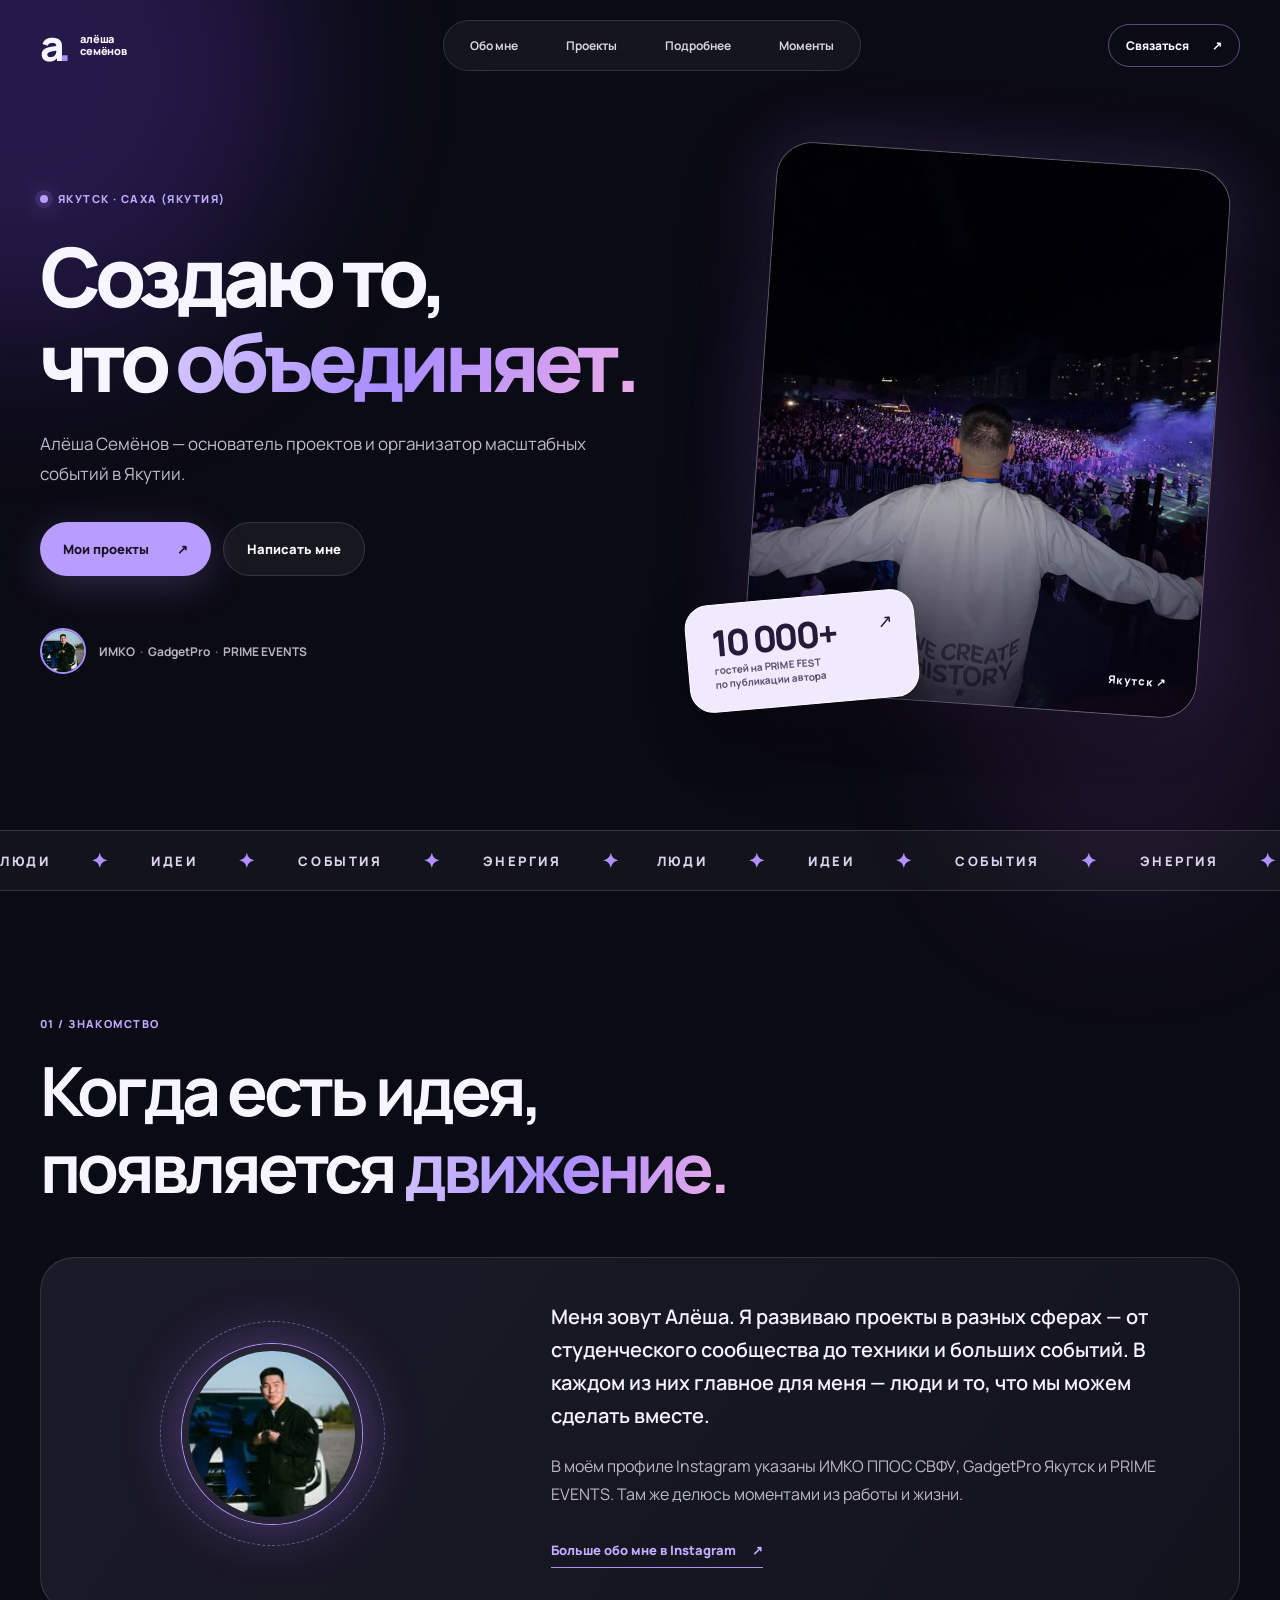
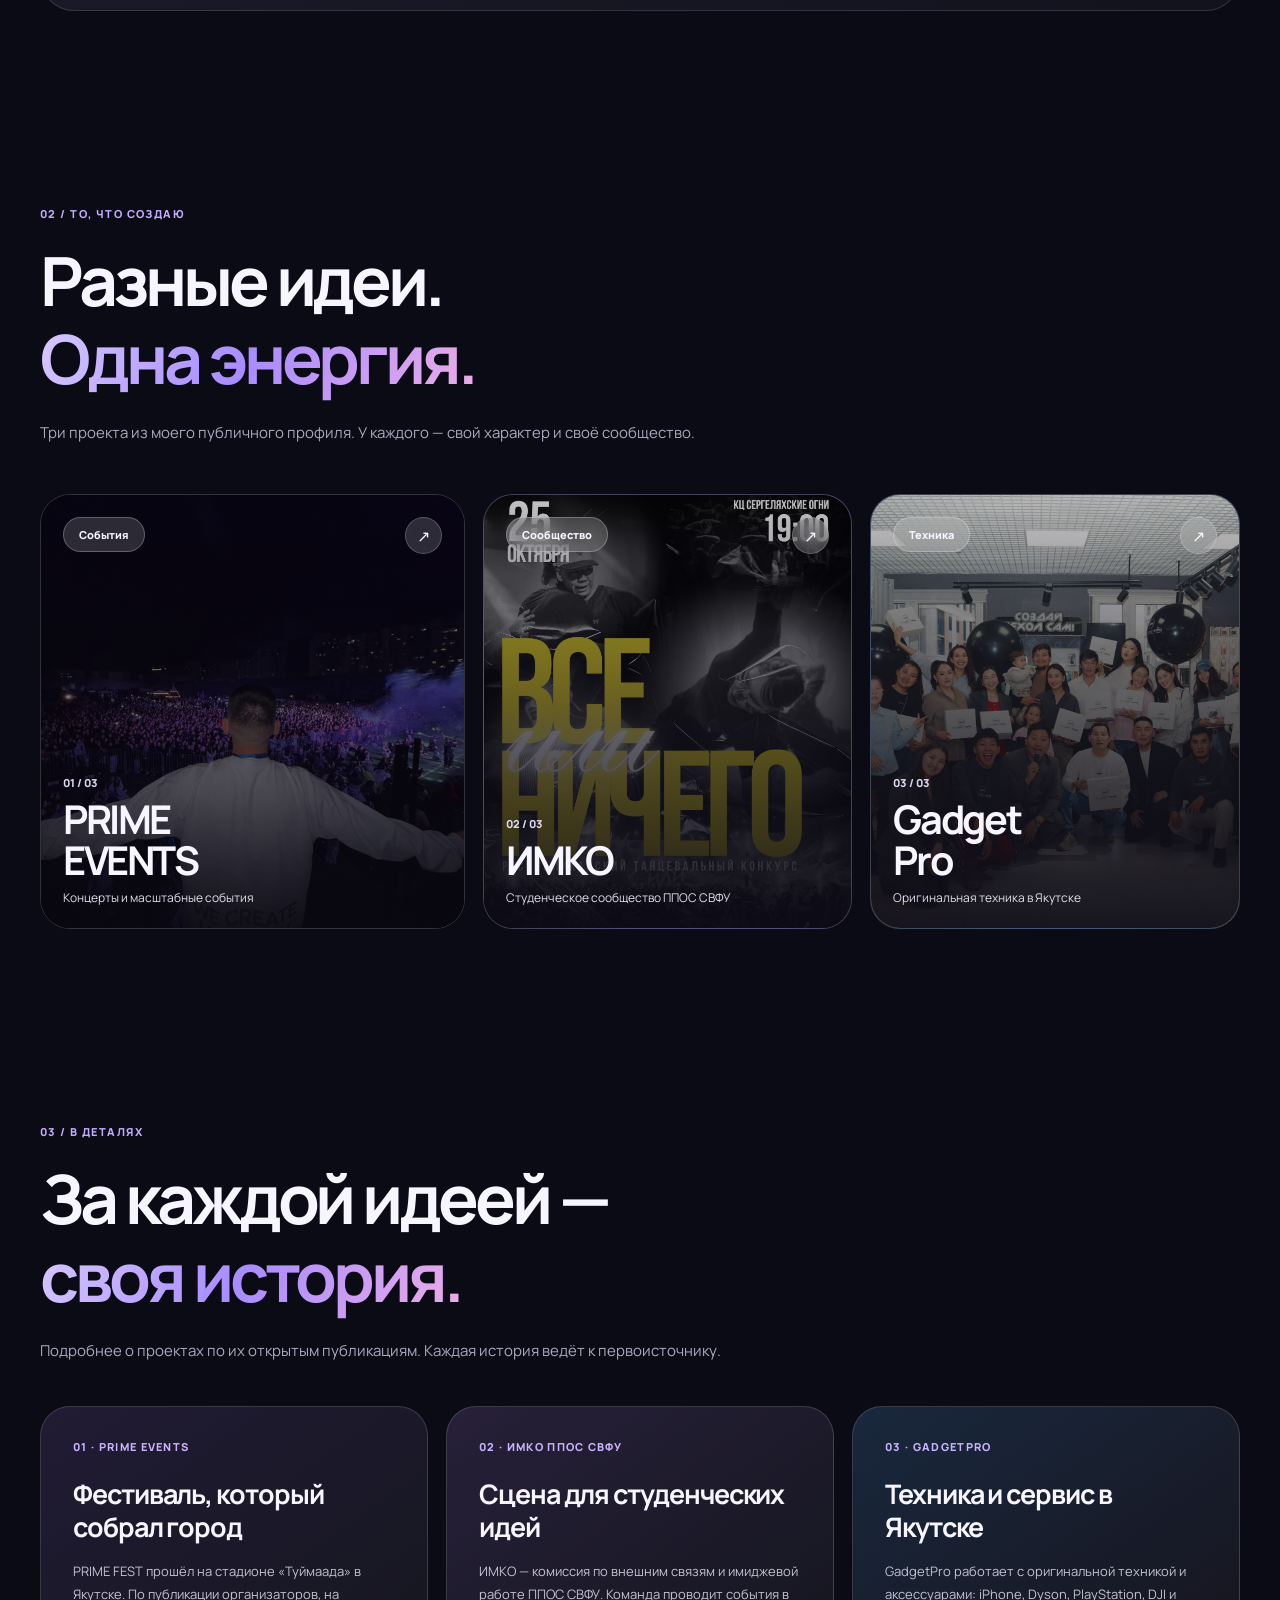
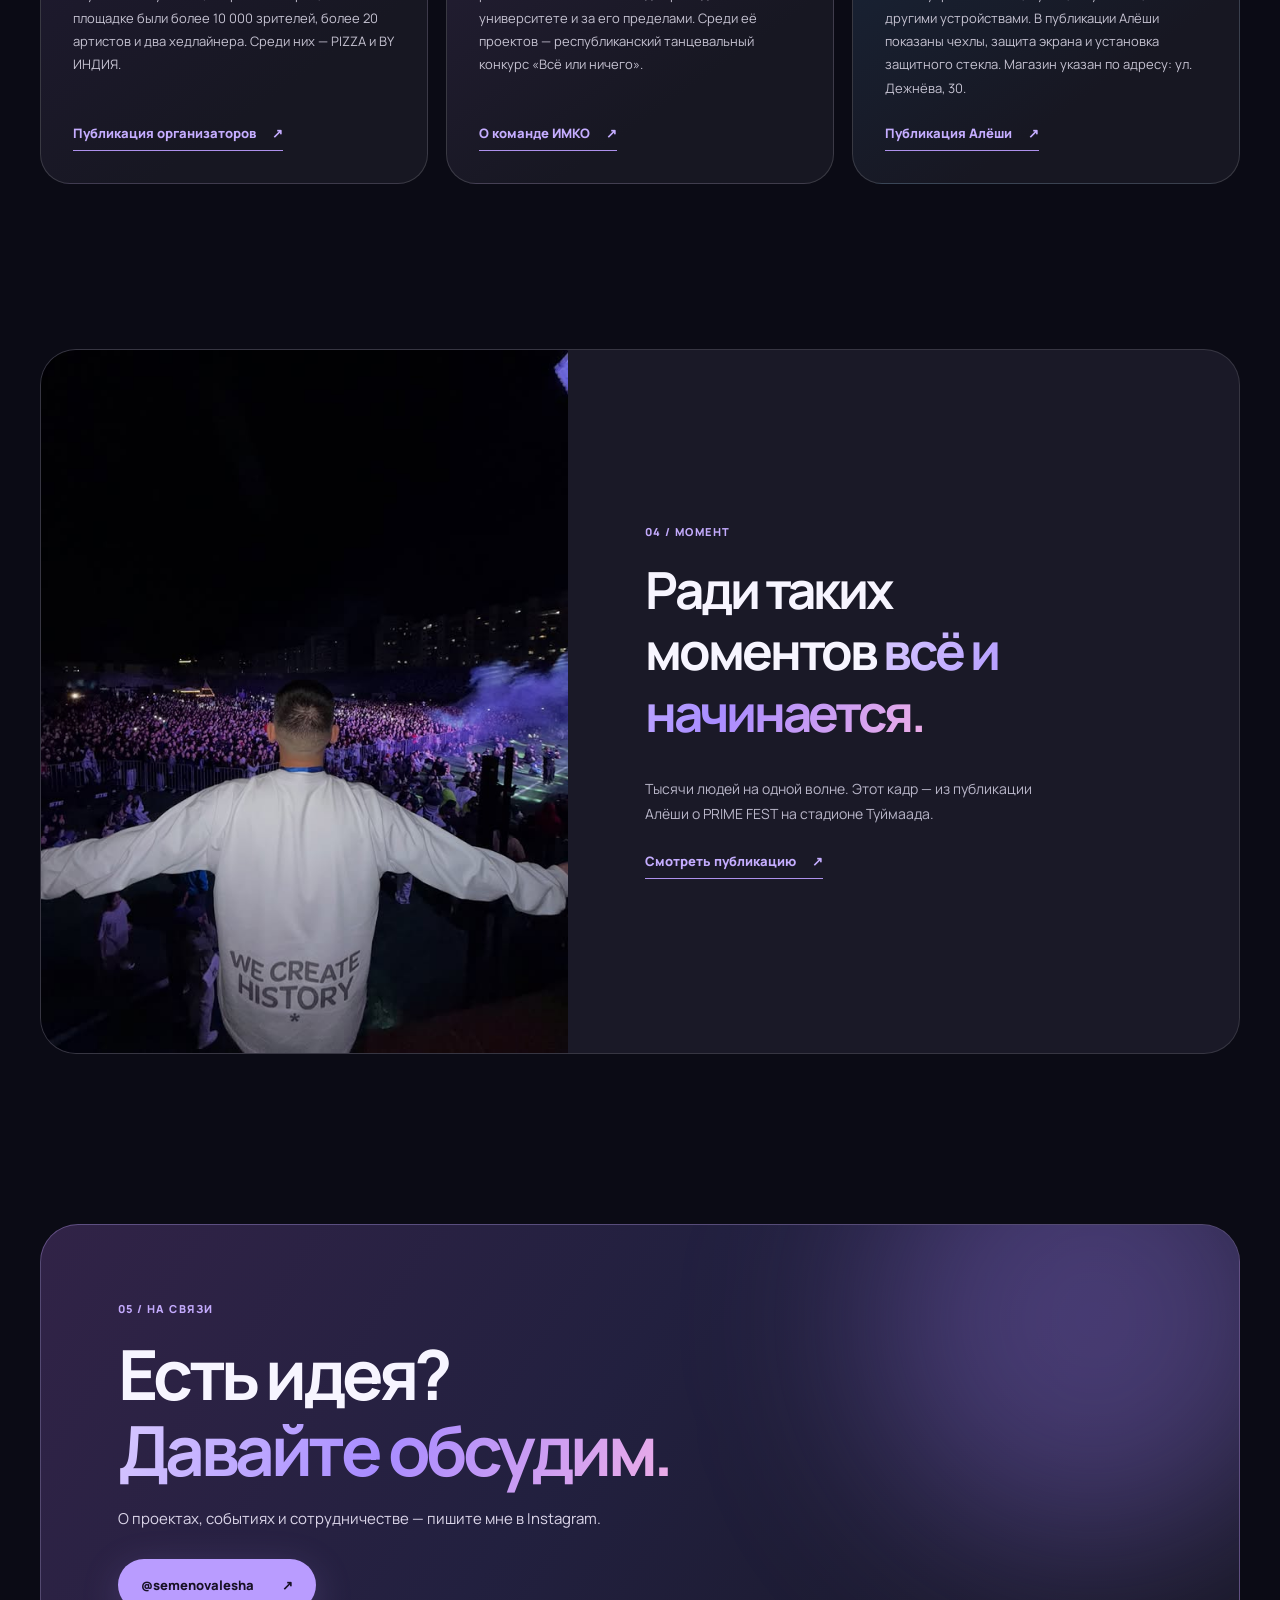
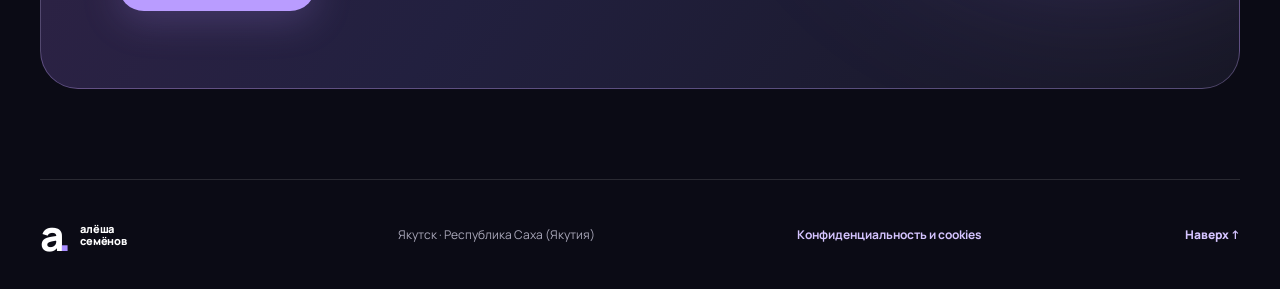
<file: index.html>
<!DOCTYPE html>
<html lang="ru">
<head>
  <meta charset="utf-8">
  <meta name="viewport" content="width=device-width, initial-scale=1">
  <meta name="theme-color" content="#0b0b15">
  <meta name="description" content="Алёша Семёнов — основатель ИМКО, GadgetPro и PRIME EVENTS, организатор масштабных событий в Якутии.">
  <title>Алёша Семёнов — создаю то, что объединяет</title>
  <link rel="preload" href="fonts/manrope-cyrillic.woff2" as="font" type="font/woff2" crossorigin>
  <script>document.documentElement.classList.add("js");</script>
  <link rel="stylesheet" href="styles.css">
</head>
<body>
  <a class="skip-link" href="#main">Перейти к содержанию</a>
  <div class="ambient ambient-one" aria-hidden="true"></div><div class="ambient ambient-two" aria-hidden="true"></div>
  <header class="header wrap">
    <a class="logo" href="#top" aria-label="а. алёша семёнов — наверх"><span class="logo-mark">а<span>.</span></span><span class="logo-name">алёша<br>семёнов</span></a>
    <nav class="desktop-nav" aria-label="Основная навигация"><a href="#about">Обо мне</a><a href="#projects">Проекты</a><a href="#details">Подробнее</a><a href="#moment">Моменты</a></nav>
    <a class="header-contact" href="https://www.instagram.com/semenovalesha/" target="_blank" rel="noopener noreferrer">Связаться <span aria-hidden="true">↗</span></a>
    <button class="menu-toggle" type="button" aria-label="Открыть меню" aria-controls="mobile-nav" aria-expanded="false"><span></span><span></span></button>
  </header>
  <nav class="mobile-nav wrap" id="mobile-nav" aria-label="Мобильная навигация" hidden><a href="#about">Обо мне</a><a href="#projects">Проекты</a><a href="#details">Подробнее</a><a href="#moment">Моменты</a><a href="#contact">Связаться</a></nav>

  <main id="main">
    <section class="hero wrap" id="top" aria-labelledby="hero-title">
      <div class="hero-copy reveal">
        <div class="eyebrow"><span class="live-dot"></span> Якутск · Саха (Якутия)</div>
        <h1 id="hero-title">Создаю то,<br>что <span>объединяет.</span></h1>
        <p class="hero-lead">Алёша Семёнов — основатель проектов и организатор масштабных событий в Якутии.</p>
        <div class="hero-actions"><a class="button button-primary" href="#projects">Мои проекты <span aria-hidden="true">↗</span></a><a class="button button-ghost" href="https://www.instagram.com/semenovalesha/" target="_blank" rel="noopener noreferrer">Написать мне</a></div>
        <div class="hero-proof"><img src="alesha-avatar.jpg" width="46" height="46" alt="Фото Алёши Семёнова" loading="eager"><span>ИМКО <i>·</i> GadgetPro <i>·</i> PRIME EVENTS</span></div>
      </div>
      <div class="hero-visual reveal">
        <div class="visual-glow" aria-hidden="true"></div>
        <div class="photo-shell"><img src="prime-fest.jpg" alt="Алёша Семёнов перед зрителями PRIME FEST на стадионе Туймаада" width="640" height="853" fetchpriority="high"><div class="photo-shade"></div><div class="photo-caption"><span>PRIME FEST</span><span>Якутск ↗</span></div></div>
        <a class="floating-note" href="https://www.instagram.com/p/DcYojFTKDkP/" target="_blank" rel="noopener noreferrer"><span>10 000+</span><small>гостей на PRIME FEST<br>по публикации автора</small><span class="note-arrow" aria-hidden="true">↗</span></a>
      </div>
    </section>

    <div class="marquee"><div class="marquee-track" aria-hidden="true"><span>ЛЮДИ <b>✦</b> ИДЕИ <b>✦</b> СОБЫТИЯ <b>✦</b> ЭНЕРГИЯ <b>✦</b></span><span>ЛЮДИ <b>✦</b> ИДЕИ <b>✦</b> СОБЫТИЯ <b>✦</b> ЭНЕРГИЯ <b>✦</b></span></div></div>

    <section class="about wrap section" id="about" aria-labelledby="about-title"><div class="section-intro reveal"><span class="section-label">01 / Знакомство</span><h2 id="about-title">Когда есть идея,<br>появляется <span>движение.</span></h2></div><div class="about-layout"><div class="about-avatar reveal"><img src="alesha-avatar.jpg" alt="Алёша Семёнов" width="150" height="150" loading="lazy"><span class="avatar-orbit" aria-hidden="true"></span></div><div class="about-text reveal"><p>Меня зовут Алёша. Я развиваю проекты в разных сферах — от студенческого сообщества до техники и больших событий. В каждом из них главное для меня — люди и то, что мы можем сделать вместе.</p><p>В моём профиле Instagram указаны ИМКО ППОС СВФУ, GadgetPro Якутск и PRIME EVENTS. Там же делюсь моментами из работы и жизни.</p><a class="inline-link" href="https://www.instagram.com/semenovalesha/" target="_blank" rel="noopener noreferrer">Больше обо мне в Instagram <span aria-hidden="true">↗</span></a></div></div></section>

    <section class="projects wrap section" id="projects" aria-labelledby="projects-title"><div class="section-intro reveal"><span class="section-label">02 / То, что создаю</span><h2 id="projects-title">Разные идеи.<br><span>Одна энергия.</span></h2><p>Три проекта из моего публичного профиля. У каждого — свой характер и своё сообщество.</p></div><div class="project-grid">
      <a class="project-card card-prime reveal" href="https://www.instagram.com/primevents.ykt/" target="_blank" rel="noopener noreferrer"><img src="prime-fest.jpg" alt="Аудитория PRIME FEST" loading="lazy" width="640" height="853"><div class="card-overlay"></div><span class="card-top"><span class="card-pill">События</span><span class="round-arrow" aria-hidden="true">↗</span></span><span class="card-bottom"><span class="card-number">01 / 03</span><strong>PRIME<br>EVENTS</strong><span>Концерты и масштабные события</span></span></a>
      <a class="project-card card-imko reveal" href="https://www.instagram.com/imko_ppos_svfu/" target="_blank" rel="noopener noreferrer"><img src="imko-dance.jpg" alt="Афиша танцевального конкурса ИМКО «Всё или ничего»" loading="lazy" width="1440" height="1920"><span class="card-overlay"></span><span class="card-top"><span class="card-pill">Сообщество</span><span class="round-arrow" aria-hidden="true">↗</span></span><span class="card-bottom"><span class="card-number">02 / 03</span><strong>ИМКО</strong><span>Студенческое сообщество ППОС СВФУ</span></span></a>
      <a class="project-card card-gadget reveal" href="https://www.instagram.com/gadgetpro_ykt/" target="_blank" rel="noopener noreferrer"><img src="gadget-opening.jpg" alt="Команда и гости на открытии GadgetPro" loading="lazy" width="1080" height="720"><span class="card-overlay"></span><span class="card-top"><span class="card-pill">Техника</span><span class="round-arrow" aria-hidden="true">↗</span></span><span class="card-bottom"><span class="card-number">03 / 03</span><strong>Gadget<br>Pro</strong><span>Оригинальная техника в Якутске</span></span></a>
    </div></section>

    <section class="details wrap section" id="details" aria-labelledby="details-title">
      <div class="section-intro reveal"><span class="section-label">03 / В деталях</span><h2 id="details-title">За каждой идеей —<br><span>своя история.</span></h2><p>Подробнее о проектах по их открытым публикациям. Каждая история ведёт к первоисточнику.</p></div>
      <div class="detail-grid">
        <article class="detail-card reveal"><span class="detail-kicker">01 · PRIME EVENTS</span><h3>Фестиваль, который собрал город</h3><p>PRIME FEST прошёл на стадионе «Туймаада» в Якутске. По публикации организаторов, на площадке были более 10&nbsp;000 зрителей, более 20 артистов и два хедлайнера. Среди них — PIZZA и BY ИНДИЯ.</p><a class="inline-link" href="https://www.instagram.com/primevents.ykt/reel/DcqFQlmtFIc/" target="_blank" rel="noopener noreferrer">Публикация организаторов <span aria-hidden="true">↗</span></a></article>
        <article class="detail-card reveal"><span class="detail-kicker">02 · ИМКО ППОС СВФУ</span><h3>Сцена для студенческих идей</h3><p>ИМКО — комиссия по внешним связям и имиджевой работе ППОС СВФУ. Команда проводит события в университете и за его пределами. Среди её проектов — республиканский танцевальный конкурс «Всё или ничего».</p><a class="inline-link" href="https://www.instagram.com/imko_ppos_svfu/reel/DdOVGq6t13I/" target="_blank" rel="noopener noreferrer">О команде ИМКО <span aria-hidden="true">↗</span></a></article>
        <article class="detail-card reveal"><span class="detail-kicker">03 · GADGETPRO</span><h3>Техника и сервис в Якутске</h3><p>GadgetPro работает с оригинальной техникой и аксессуарами: iPhone, Dyson, PlayStation, DJI и другими устройствами. В публикации Алёши показаны чехлы, защита экрана и установка защитного стекла. Магазин указан по адресу: ул. Дежнёва, 30.</p><a class="inline-link" href="https://www.instagram.com/semenovalesha/reel/DeRAJw1KEMq/" target="_blank" rel="noopener noreferrer">Публикация Алёши <span aria-hidden="true">↗</span></a></article>
      </div>
    </section>

    <section class="moment wrap section" id="moment" aria-labelledby="moment-title"><div class="moment-panel reveal"><div class="moment-image"><img src="prime-fest.jpg" width="640" height="853" loading="lazy" alt="Вид на зрителей PRIME FEST со сцены"></div><div class="moment-copy"><span class="section-label">04 / Момент</span><h2 id="moment-title">Ради таких<br>моментов <span>всё и начинается.</span></h2><p>Тысячи людей на одной волне. Этот кадр — из публикации Алёши о PRIME FEST на стадионе Туймаада.</p><a class="inline-link" href="https://www.instagram.com/p/DcYojFTKDkP/" target="_blank" rel="noopener noreferrer">Смотреть публикацию <span aria-hidden="true">↗</span></a></div></div></section>

    <section class="contact wrap section" id="contact" aria-labelledby="contact-title"><div class="contact-panel reveal"><div class="contact-glow" aria-hidden="true"></div><span class="section-label">05 / На связи</span><h2 id="contact-title">Есть идея?<br><span>Давайте обсудим.</span></h2><p>О проектах, событиях и сотрудничестве — пишите мне в Instagram.</p><a class="button button-primary" href="https://www.instagram.com/semenovalesha/" target="_blank" rel="noopener noreferrer">@semenovalesha <span aria-hidden="true">↗</span></a></div></section>
  </main>
  <footer class="wrap"><a class="logo" href="#top" aria-label="а. алёша семёнов — наверх"><span class="logo-mark">а<span>.</span></span><span class="logo-name">алёша<br>семёнов</span></a><span>Якутск · Республика Саха (Якутия)</span><a class="footer-privacy" href="privacy.html">Конфиденциальность и cookies</a><a href="#top">Наверх ↑</a></footer>
  <script src="script.js" defer></script>
</body>
</html>
</file>
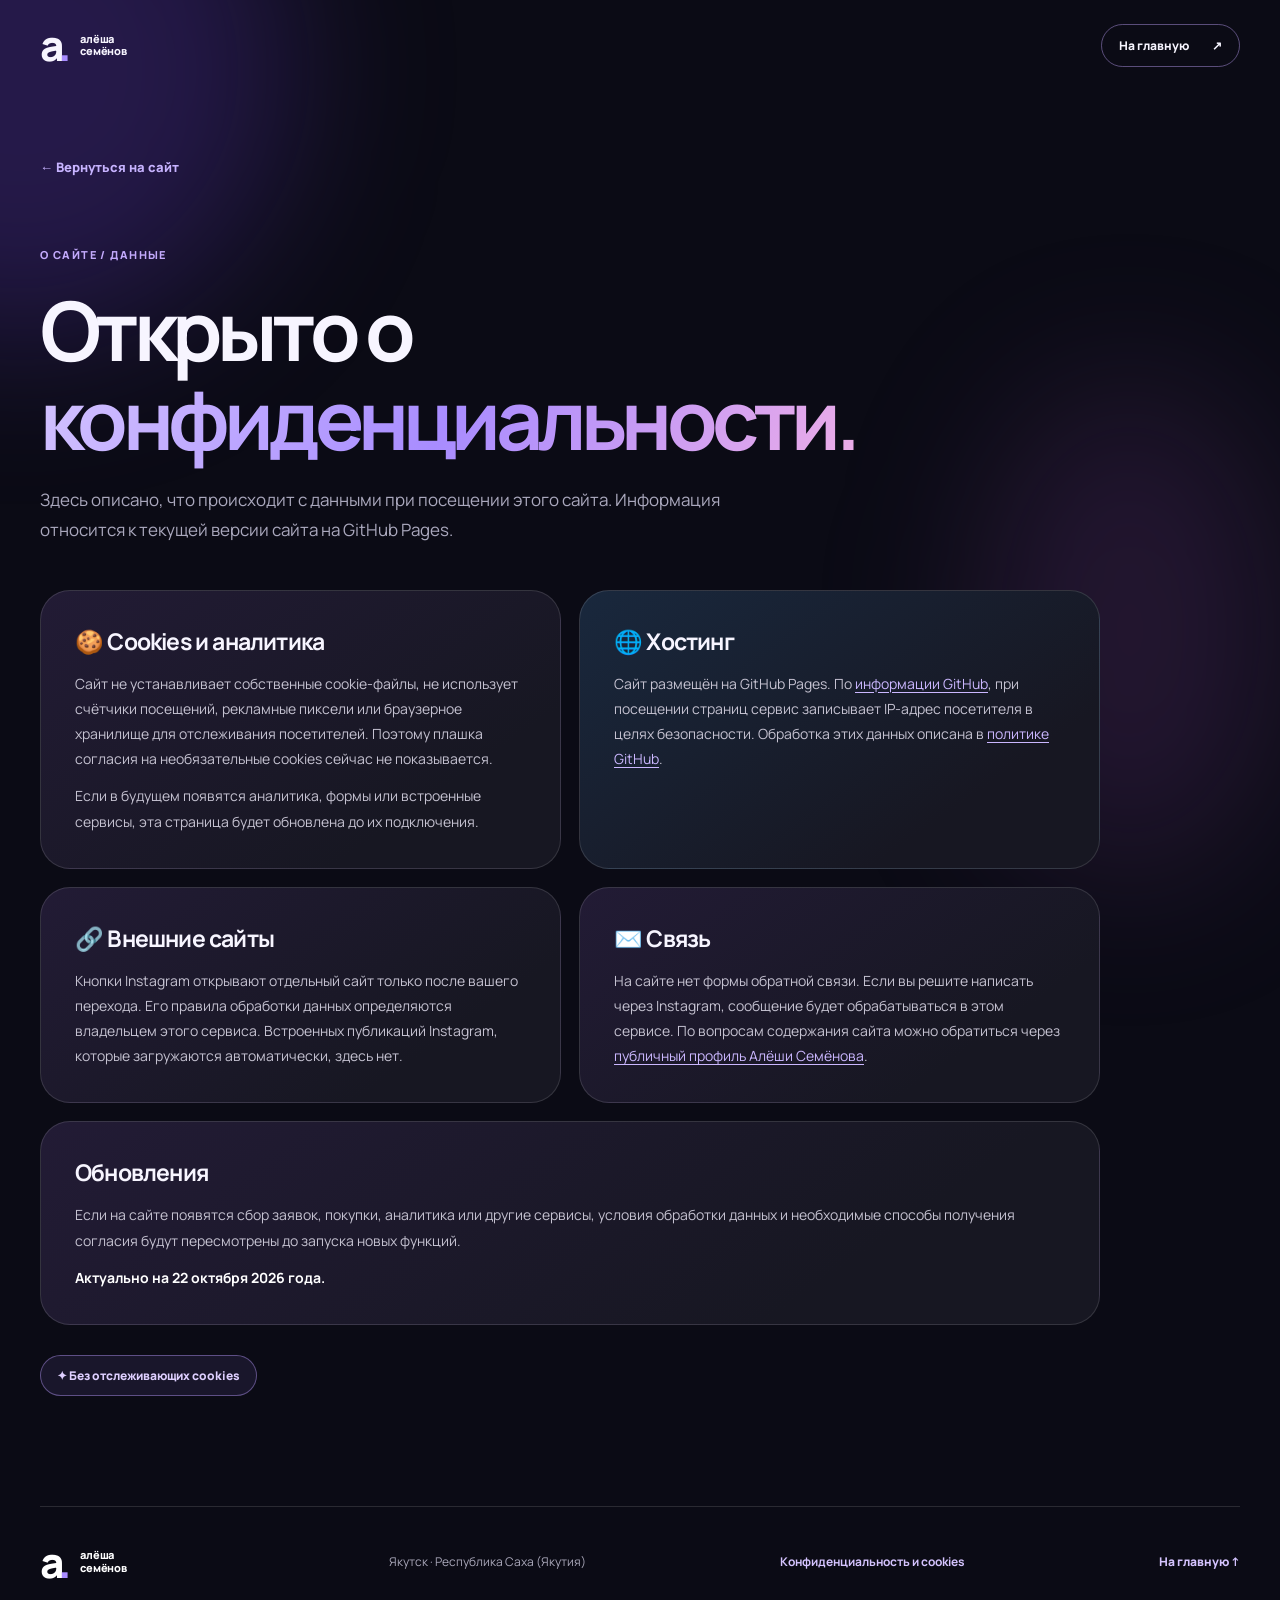
<file: privacy.html>
<!DOCTYPE html>
<html lang="ru">
<head>
  <meta charset="utf-8">
  <meta name="viewport" content="width=device-width, initial-scale=1">
  <meta name="theme-color" content="#0b0b15">
  <meta name="description" content="Как сайт Алёши Семёнова работает с данными посетителей, cookies и внешними ссылками.">
  <title>Конфиденциальность и cookies — Алёша Семёнов</title>
  <link rel="preload" href="fonts/manrope-cyrillic.woff2" as="font" type="font/woff2" crossorigin>
  <link rel="stylesheet" href="styles.css">
</head>
<body>
  <a class="skip-link" href="#main">Перейти к содержанию</a>
  <div class="ambient ambient-one" aria-hidden="true"></div><div class="ambient ambient-two" aria-hidden="true"></div>
  <header class="header wrap"><a class="logo" href="index.html" aria-label="Алёша Семёнов — на главную"><span class="logo-mark">а<span>.</span></span><span class="logo-name">алёша<br>семёнов</span></a><a class="header-contact" href="index.html">На главную <span aria-hidden="true">↗</span></a></header>
  <main class="privacy-main wrap" id="main">
    <a class="privacy-back" href="index.html">← Вернуться на сайт</a>
    <div class="privacy-hero"><span class="section-label">О сайте / Данные</span><h1>Открыто о <span>конфиденциальности.</span></h1><p>Здесь описано, что происходит с данными при посещении этого сайта. Информация относится к текущей версии сайта на GitHub Pages.</p></div>
    <div class="privacy-grid">
      <section class="privacy-card"><h2>🍪 Cookies и аналитика</h2><p>Сайт не устанавливает собственные cookie-файлы, не использует счётчики посещений, рекламные пиксели или браузерное хранилище для отслеживания посетителей. Поэтому плашка согласия на необязательные cookies сейчас не показывается.</p><p>Если в будущем появятся аналитика, формы или встроенные сервисы, эта страница будет обновлена до их подключения.</p></section>
      <section class="privacy-card"><h2>🌐 Хостинг</h2><p>Сайт размещён на GitHub Pages. По <a href="https://docs.github.com/en/pages/getting-started-with-github-pages/what-is-github-pages#data-collection" target="_blank" rel="noopener noreferrer">информации GitHub</a>, при посещении страниц сервис записывает IP-адрес посетителя в целях безопасности. Обработка этих данных описана в <a href="https://docs.github.com/en/site-policy/privacy-policies/github-general-privacy-statement" target="_blank" rel="noopener noreferrer">политике GitHub</a>.</p></section>
      <section class="privacy-card"><h2>🔗 Внешние сайты</h2><p>Кнопки Instagram открывают отдельный сайт только после вашего перехода. Его правила обработки данных определяются владельцем этого сервиса. Встроенных публикаций Instagram, которые загружаются автоматически, здесь нет.</p></section>
      <section class="privacy-card"><h2>✉️ Связь</h2><p>На сайте нет формы обратной связи. Если вы решите написать через Instagram, сообщение будет обрабатываться в этом сервисе. По вопросам содержания сайта можно обратиться через <a href="https://www.instagram.com/semenovalesha/" target="_blank" rel="noopener noreferrer">публичный профиль Алёши Семёнова</a>.</p></section>
      <section class="privacy-card privacy-card-wide"><h2>Обновления</h2><p>Если на сайте появятся сбор заявок, покупки, аналитика или другие сервисы, условия обработки данных и необходимые способы получения согласия будут пересмотрены до запуска новых функций.</p><p><strong>Актуально на 22 октября 2026 года.</strong></p></section>
    </div>
    <div class="privacy-stamp" aria-label="На сайте нет отслеживающих cookies">✦ Без отслеживающих cookies</div>
  </main>
  <footer class="wrap"><a class="logo" href="index.html" aria-label="Алёша Семёнов — на главную"><span class="logo-mark">а<span>.</span></span><span class="logo-name">алёша<br>семёнов</span></a><span>Якутск · Республика Саха (Якутия)</span><a class="footer-privacy" href="privacy.html" aria-current="page">Конфиденциальность и cookies</a><a href="index.html">На главную ↑</a></footer>
</body>
</html>
</file>
<file: styles.css>
@font-face{font-family:Manrope;src:url("fonts/manrope-cyrillic.woff2") format("woff2");font-style:normal;font-weight:400 800;font-display:swap;unicode-range:U+0301,U+0400-045F,U+0490-0491,U+04B0-04B1,U+2116}@font-face{font-family:Manrope;src:url("fonts/manrope-latin.woff2") format("woff2");font-style:normal;font-weight:400 800;font-display:swap;unicode-range:U+0000-00FF,U+0131,U+0152-0153,U+02BB-02BC,U+02C6,U+02DA,U+02DC,U+0304,U+0308,U+0329,U+2000-206F,U+20AC,U+2122,U+2191,U+2193,U+2212,U+2215,U+FEFF,U+FFFD}
:root{--bg:#0b0b15;--panel:#171722;--text:#f7f5ff;--muted:#aaa8bd;--violet:#a88cff;--pink:#e9a5e8;--line:#ffffff20}*{box-sizing:border-box}html{scroll-behavior:smooth}body{margin:0;background:var(--bg);color:var(--text);font-family:Manrope,Arial,sans-serif;overflow-x:hidden}a{color:inherit;text-decoration:none}button{font:inherit}a:focus-visible,button:focus-visible{outline:3px solid #cbb7ff;outline-offset:4px}::selection{background:#b092ff;color:#12101c}.wrap{width:min(1440px,calc(100% - 80px));margin-inline:auto}.skip-link{position:absolute;left:15px;top:-80px;background:#cdb8ff;color:#161020;padding:12px;z-index:30}.skip-link:focus{top:15px}.ambient{position:absolute;pointer-events:none;filter:blur(80px);border-radius:50%;z-index:0}.ambient-one{width:540px;height:540px;background:#7041de43;top:-200px;left:-250px}.ambient-two{width:500px;height:500px;background:#9e4ebe2a;top:380px;right:-220px}.header{height:90px;display:flex;align-items:center;justify-content:space-between;gap:24px;position:relative;z-index:10}.logo{display:inline-flex;align-items:center;gap:10px;min-width:155px}.logo-mark{font-weight:800;font-size:42px;line-height:1;letter-spacing:-.14em}.logo-mark span{color:var(--violet);padding-right:.12em}.logo-name{font-size:11px;font-weight:800;line-height:1.1;letter-spacing:-.02em}.desktop-nav{display:flex;gap:6px;padding:5px;border:1px solid var(--line);background:#ffffff0b;border-radius:999px;backdrop-filter:blur(20px)}.desktop-nav a{border-radius:999px;padding:11px 21px;font-weight:700;font-size:12px;color:#d5d2e3;transition:background .25s,color .25s}.desktop-nav a:hover{background:#ffffff18;color:white}.header-contact{padding:12px 17px;border:1px solid #a990df80;border-radius:999px;font-size:12px;font-weight:800;display:flex;gap:23px;align-items:center;transition:background .25s}.header-contact:hover{background:#a88cff25}.menu-toggle,.mobile-nav{display:none}.hero{min-height:720px;display:grid;grid-template-columns:1.1fr .9fr;align-items:center;gap:6%;padding-top:35px;padding-bottom:95px;position:relative;z-index:1}.hero-copy{position:relative;z-index:2}.eyebrow,.section-label{font-size:11px;font-weight:800;letter-spacing:.13em;text-transform:uppercase;color:#c3aafc;display:inline-flex;align-items:center;gap:10px}.live-dot{width:8px;height:8px;border-radius:50%;background:#ba9cff;box-shadow:0 0 0 5px #a88cff24,0 0 24px #b498ff}.hero h1{font-size:clamp(60px,6.4vw,101px);line-height:1.045;letter-spacing:-.07em;margin:26px 0 24px;font-weight:800}.hero h1 span,.section-intro h2 span,.moment-copy h2 span,.contact-panel h2 span{background:linear-gradient(115deg,#d3c3ff 5%,#a88cff 48%,#edade7 100%);background-clip:text;-webkit-background-clip:text;color:transparent}.hero-lead{font-size:17px;line-height:1.75;color:#bebccc;max-width:550px;margin:0 0 34px}.hero-actions{display:flex;gap:12px;flex-wrap:wrap}.button{border-radius:999px;padding:17px 23px;font-size:13px;font-weight:800;display:inline-flex;gap:28px;align-items:center;justify-content:space-between;transition:transform .25s,box-shadow .25s,background .25s}.button:hover{transform:translateY(-3px)}.button-primary{background:#b99cff;color:#171124;box-shadow:0 10px 38px #b796ff35}.button-primary:hover{background:#cfbaff;box-shadow:0 14px 48px #b796ff66}.button-ghost{background:#ffffff0d;border:1px solid #ffffff22;color:white}.button-ghost:hover{background:#ffffff18}.hero-proof{margin-top:52px;display:flex;align-items:center;gap:13px;color:#b7b4c4;font-size:12px;font-weight:700}.hero-proof img{border-radius:50%;object-fit:cover;border:2px solid #a88cff}.hero-proof i{font-style:normal;color:#806ba5;margin-inline:3px}.hero-visual{position:relative;display:grid;place-items:center;min-height:610px}.visual-glow{position:absolute;inset:7% 0;background:radial-gradient(ellipse,#996df59a 0%,#7648d84d 38%,transparent 70%);filter:blur(35px);animation:breathe 7s ease-in-out infinite;pointer-events:none}.photo-shell{height:550px;width:min(100%,455px);border-radius:36px;overflow:hidden;position:relative;transform:rotate(4deg);border:1px solid #ffffff55;box-shadow:0 35px 80px #0008,0 0 70px #b380ff35}.photo-shell>img{width:100%;height:100%;object-fit:cover;object-position:center 65%;display:block}.photo-shade{position:absolute;inset:0;background:linear-gradient(180deg,#0b071700 50%,#0a0619a6 100%)}.photo-caption{position:absolute;bottom:27px;left:29px;right:29px;display:flex;justify-content:space-between;align-items:end;font-size:11px;font-weight:800;letter-spacing:.12em}.floating-note{position:absolute;bottom:30px;left:-45px;padding:20px 25px;background:#f1eaff;color:#231b39;border:1px solid #fff;border-radius:24px;box-shadow:0 24px 55px #0005;display:grid;gap:2px;min-width:230px;transform:rotate(-5deg);transition:transform .25s}.floating-note:hover{transform:rotate(0) translateY(-5px)}.floating-note>span:first-child{font-size:36px;line-height:1;font-weight:800;letter-spacing:-.06em}.floating-note small{font-size:10px;line-height:1.4;font-weight:700;color:#544d68}.note-arrow{position:absolute;right:21px;top:18px;font-size:18px}.marquee{border-block:1px solid #ffffff24;background:#ffffff08;overflow:hidden;padding:16px 0;position:relative}.marquee-track{display:flex;width:max-content;animation:marquee 24s linear infinite;animation-play-state:paused}.marquee.is-visible .marquee-track{animation-play-state:running}.marquee-track span{white-space:nowrap;font-size:13px;font-weight:800;letter-spacing:.2em;color:#dbd3ed}.marquee-track b{color:#b290ff;font-size:20px;vertical-align:-2px;padding:0 35px}.section{padding-top:120px;padding-bottom:70px;position:relative}.section-intro h2{font-size:clamp(46px,5.3vw,75px);line-height:1.14;letter-spacing:-.06em;margin:19px 0 0}.about-layout{display:grid;grid-template-columns:34% 1fr;align-items:center;gap:8%;margin-top:50px;padding:42px;border-radius:34px;background:linear-gradient(125deg,#1b1a29,#13131e);border:1px solid var(--line)}.about-avatar{display:grid;place-items:center;min-height:235px;position:relative}.about-avatar img{height:180px;width:180px;border-radius:50%;object-fit:cover;border:7px solid #282437;box-shadow:0 0 0 1px #b89cff,0 0 58px #a77cff69;z-index:1}.avatar-orbit{width:225px;height:225px;position:absolute;border:1px dashed #ae94e88a;border-radius:50%;animation:spin 25s linear infinite}.about-text p{font-size:16px;line-height:1.8;color:#bcb9c9;max-width:680px;margin:0 0 20px}.about-text p:first-child{font-size:20px;font-weight:600;color:#f5f2ff;line-height:1.65}.inline-link{display:inline-flex;gap:16px;align-items:center;border-bottom:1px solid #ae91ed;padding-bottom:8px;font-size:13px;font-weight:800;color:#c5adff;margin-top:12px}.inline-link:hover{color:#f0e9ff;gap:25px}.projects .section-intro{max-width:850px}.projects .section-intro>p{color:var(--muted);font-size:15px;line-height:1.7;margin:23px 0 0}.project-grid{display:grid;grid-template-columns:1.15fr 1fr 1fr;gap:18px;margin-top:49px}.project-card{height:435px;border-radius:30px;overflow:hidden;position:relative;border:1px solid #ffffff29;display:flex;flex-direction:column;justify-content:space-between;padding:22px;isolation:isolate;transition:transform .35s,box-shadow .35s,border-color .35s}.project-card:hover{transform:translateY(-9px);box-shadow:0 28px 65px #0008;border-color:#c7aaff80}.card-prime img{position:absolute;inset:0;width:100%;height:100%;object-fit:cover;object-position:center 58%;z-index:-2;transition:transform .7s}.card-prime:hover img{transform:scale(1.06)}.card-overlay{position:absolute;inset:0;background:linear-gradient(180deg,#130b2d5c,#0b081195 60%,#090710ee);z-index:-1}.card-imko{background:radial-gradient(circle at 60% 38%,#9b77e1 0%,#473b7d 29%,#231d3d 70%,#1c1830)}.card-gadget{background:radial-gradient(circle at 50% 29%,#5480ba 0%,#233a5d 33%,#151b2a 72%)}.card-top{display:flex;justify-content:space-between;align-items:start}.card-pill{padding:9px 15px;border-radius:999px;background:#ffffff27;border:1px solid #ffffff40;backdrop-filter:blur(12px);font-size:11px;font-weight:800}.round-arrow{height:37px;width:37px;border-radius:50%;display:grid;place-items:center;background:#ffffff28;border:1px solid #ffffff35;backdrop-filter:blur(10px)}.card-bottom{display:grid;gap:9px;z-index:2}.card-number{font-size:11px;font-weight:800;color:#ded7ef}.card-bottom strong{font-size:clamp(31px,3.1vw,49px);line-height:1.02;letter-spacing:-.06em}.card-bottom>span:last-child{font-size:12px;color:#e0deec}.card-orb{font-size:200px;line-height:1;position:absolute;left:50%;top:42%;transform:translate(-50%,-50%) rotate(-14deg);color:#e5d4ff;text-shadow:0 0 25px #e5d4ff,0 0 80px #c391ff;opacity:.82;transition:transform .6s}.card-imko:hover .card-orb{transform:translate(-50%,-50%) rotate(20deg) scale(1.08)}.card-device{width:135px;height:195px;position:absolute;left:50%;top:42%;transform:translate(-50%,-50%) rotate(-13deg);border:5px solid #becddd;border-radius:26px;background:linear-gradient(145deg,#2c5175,#101b2d);box-shadow:15px 20px 0 #0e1521,0 0 70px #85b8fa95;transition:transform .5s}.card-device:before{content:'';position:absolute;top:7px;left:50%;transform:translateX(-50%);width:43px;height:10px;background:#0d1725;border-radius:12px}.card-device>span{position:absolute;left:25px;top:50px;width:80px;height:80px;border-radius:50%;border:2px solid #7ea7c6}.card-device>span:nth-child(2){width:55px;height:55px;left:39px;top:62px}.card-device>span:nth-child(3){width:25px;height:25px;left:54px;top:77px;background:#9ec3e1;box-shadow:0 0 30px #a4d4ff}.card-gadget:hover .card-device{transform:translate(-50%,-50%) rotate(-5deg) translateY(-10px)}.moment{padding-top:95px}.moment-panel{border-radius:36px;background:#1a1927;border:1px solid var(--line);overflow:hidden;display:grid;grid-template-columns:44% 56%;min-height:500px}.moment-image{min-height:500px;overflow:hidden}.moment-image img{height:100%;width:100%;object-fit:cover;object-position:center 68%;display:block;filter:saturate(.95)}.moment-copy{padding:clamp(35px,6vw,85px);display:flex;flex-direction:column;justify-content:center}.moment-copy h2{font-size:clamp(36px,4vw,57px);letter-spacing:-.06em;line-height:1.2;margin:20px 0}.moment-copy p{color:#b9b6c9;font-size:14px;line-height:1.75;max-width:420px}.moment-copy .inline-link{align-self:start}.contact{padding-top:100px;padding-bottom:90px}.contact-panel{min-height:440px;border-radius:38px;padding:clamp(36px,6vw,80px);background:linear-gradient(125deg,#312347,#22203f 45%,#171725);border:1px solid #c8aaff55;position:relative;overflow:hidden;display:flex;flex-direction:column;align-items:start;justify-content:center}.contact-glow{position:absolute;width:450px;height:450px;right:-80px;top:-130px;background:#a380fb52;border-radius:50%;filter:blur(90px);pointer-events:none}.contact-panel>*:not(.contact-glow){position:relative}.contact-panel h2{font-size:clamp(45px,5.4vw,76px);line-height:1.1;letter-spacing:-.065em;margin:20px 0}.contact-panel p{color:#dbd5e9;font-size:15px;margin:0 0 30px}footer{border-top:1px solid var(--line);height:110px;display:flex;align-items:center;justify-content:space-between;gap:20px;color:#aaa8ba;font-size:12px}footer .logo{color:white}footer>a:last-child{font-weight:800;color:#d5c4ff}.reveal{opacity:0;transform:translateY(28px);transition:opacity .8s ease,transform .8s cubic-bezier(.2,.7,.2,1)}.reveal.visible{opacity:1;transform:translateY(0)}@keyframes breathe{50%{opacity:.65;transform:scale(1.08)}}@keyframes spin{to{transform:rotate(360deg)}}@keyframes marquee{to{transform:translateX(-50%)}}@media(max-width:1100px){.hero{gap:2%}.hero h1{font-size:clamp(55px,6vw,78px)}.floating-note{left:-10px}.project-card{height:400px}.card-bottom strong{font-size:36px}}@media(max-width:760px){.wrap{width:min(100% - 36px,620px)}.header{height:76px}.desktop-nav,.header-contact{display:none}.menu-toggle{display:flex;flex-direction:column;justify-content:center;align-items:center;gap:6px;background:#ffffff13;border:1px solid var(--line);border-radius:50%;width:44px;height:44px;cursor:pointer}.menu-toggle span{width:18px;height:2px;background:white}.mobile-nav:not([hidden]){display:flex;position:absolute;left:18px;right:18px;top:75px;z-index:12;background:#242033;backdrop-filter:blur(30px);border:1px solid #ffffff35;border-radius:22px;flex-direction:column;padding:12px 22px;box-shadow:0 25px 50px #0008}.mobile-nav a{padding:13px 0;border-bottom:1px solid var(--line);font-size:14px;font-weight:700}.mobile-nav a:last-child{border-bottom:0}.hero{display:flex;flex-direction:column;align-items:stretch;min-height:0;padding-top:50px;padding-bottom:60px}.hero h1{font-size:clamp(49px,10vw,75px);margin-top:23px}.hero-lead{font-size:15px}.hero-proof{margin-top:35px}.hero-visual{min-height:560px;margin-top:25px}.photo-shell{height:500px;width:min(84%,390px)}.floating-note{bottom:0;left:0}.section{padding-top:85px;padding-bottom:35px}.section-intro h2{font-size:clamp(41px,8vw,62px)}.about-layout{grid-template-columns:1fr;gap:15px;padding:28px}.about-avatar{min-height:205px}.about-avatar img{height:145px;width:145px}.avatar-orbit{height:185px;width:185px}.about-text p:first-child{font-size:18px}.project-grid{grid-template-columns:1fr 1fr}.project-card{height:390px}.card-prime{grid-column:1/-1;height:460px}.card-bottom strong{font-size:clamp(29px,5vw,42px)}.moment-panel{grid-template-columns:1fr}.moment-image{height:340px;min-height:0}.moment-copy{padding:35px}.contact{padding-top:65px}footer{height:auto;padding-block:28px;flex-wrap:wrap}footer>span{display:none}}@media(max-width:520px){.hero h1{font-size:clamp(43px,10.7vw,57px)}.hero-actions{gap:9px}.button{padding:15px 18px;font-size:12px;gap:15px}.hero-proof{font-size:10px}.hero-visual{min-height:485px;margin-top:15px}.photo-shell{height:425px;width:82%;border-radius:28px}.floating-note{min-width:190px;padding:15px 18px;bottom:8px}.floating-note>span:first-child{font-size:29px}.floating-note small{font-size:9px}.section-intro h2{font-size:clamp(37px,9vw,48px)}.project-grid{grid-template-columns:1fr}.card-prime{grid-column:auto}.project-card,.card-prime{height:400px}.card-bottom strong{font-size:45px}.moment-image{height:270px}.moment-copy h2{font-size:36px}.contact-panel{padding:30px;min-height:400px}.contact-panel h2{font-size:43px}}@media(prefers-reduced-motion:reduce){html{scroll-behavior:auto}.reveal{opacity:1;transform:none;transition:none}.marquee-track,.visual-glow,.avatar-orbit{animation:none!important}*,*:before,*:after{transition-duration:.01ms!important}}
.ambient-two{right:0;width:300px}
.project-card>img{position:absolute;inset:0;width:100%;height:100%;object-fit:cover;z-index:-2;transition:transform .7s}.project-card:hover>img{transform:scale(1.06)}.card-imko>img{object-position:center 32%}.card-gadget>img{object-position:center}.card-imko .card-overlay,.card-gadget .card-overlay{background:linear-gradient(180deg,#0d0b1640 0%,#0d0b16a8 55%,#0d0b16f0 100%)}
.details .section-intro{max-width:850px}.details .section-intro>p{color:var(--muted);font-size:15px;line-height:1.7;margin:23px 0 0}.detail-grid{display:grid;grid-template-columns:repeat(3,minmax(0,1fr));gap:18px;margin-top:42px}.detail-card{min-width:0;display:flex;flex-direction:column;align-items:flex-start;padding:32px;min-height:370px;border:1px solid #ffffff25;border-radius:30px;background:linear-gradient(145deg,#211b34,#171722 70%)}.detail-card:nth-child(2){background:linear-gradient(145deg,#272039,#171722 70%)}.detail-card:nth-child(3){background:linear-gradient(145deg,#19283d,#171722 70%)}.detail-kicker{font-size:11px;font-weight:800;letter-spacing:.12em;color:#c9b3ff}.detail-card h3{font-size:clamp(22px,2.1vw,31px);letter-spacing:-.04em;line-height:1.25;margin:23px 0 16px}.detail-card p{font-size:13px;line-height:1.8;color:#c5c2d1;margin:0 0 24px}.detail-card .inline-link{margin-top:auto}.detail-card a{overflow-wrap:anywhere}@media(max-width:1000px){.detail-grid{grid-template-columns:1fr 1fr}.detail-card:last-child{grid-column:1/-1;min-height:0}}@media(max-width:600px){.detail-grid{grid-template-columns:1fr}.detail-card,.detail-card:last-child{grid-column:auto;min-height:0;padding:27px}.detail-card h3{font-size:25px}}@media(max-width:960px) and (min-width:761px){.desktop-nav a{padding-inline:12px}.logo{min-width:120px}}
html:not(.js) .reveal{opacity:1;transform:none}

.footer-privacy{color:#d5c4ff;font-weight:700}.footer-privacy:hover{text-decoration:underline;text-underline-offset:4px}.privacy-main{min-height:calc(100vh - 200px);position:relative;z-index:1;padding-block:65px 110px}.privacy-back{display:inline-flex;align-items:center;gap:10px;color:#c7b3ff;font-size:13px;font-weight:800}.privacy-back:hover{gap:16px}.privacy-hero{max-width:900px;margin:65px 0 45px}.privacy-hero h1{font-size:clamp(47px,7vw,82px);line-height:1.08;letter-spacing:-.07em;margin:22px 0}.privacy-hero h1 span{background:linear-gradient(115deg,#d3c3ff,#a88cff 50%,#edade7);background-clip:text;-webkit-background-clip:text;color:transparent}.privacy-hero p{font-size:17px;line-height:1.75;color:var(--muted);max-width:680px}.privacy-grid{display:grid;grid-template-columns:repeat(2,minmax(0,1fr));gap:18px;max-width:1060px}.privacy-card{border:1px solid var(--line);border-radius:30px;background:linear-gradient(145deg,#221b35,#171722 75%);padding:34px}.privacy-card:nth-child(2){background:linear-gradient(145deg,#19283d,#171722 75%)}.privacy-card h2{font-size:23px;letter-spacing:-.035em;margin:0 0 14px}.privacy-card p,.privacy-card li{color:#c5c2d1;font-size:14px;line-height:1.8}.privacy-card p{margin:0 0 12px}.privacy-card p:last-child{margin-bottom:0}.privacy-card ul{padding-left:20px;margin:0}.privacy-card a{color:#cbb7ff;text-decoration:underline;text-underline-offset:3px}.privacy-card strong{color:white}.privacy-card-wide{grid-column:1/-1}.privacy-stamp{display:inline-flex;align-items:center;gap:9px;padding:11px 16px;border-radius:999px;border:1px solid #b69afa70;background:#a88cff18;color:#decfff;font-size:12px;font-weight:800;margin-top:30px}@media(max-width:760px){footer{justify-content:space-between}.privacy-main{padding-block:35px 80px}.privacy-hero{margin:50px 0 32px}.privacy-grid{grid-template-columns:1fr}.privacy-card-wide{grid-column:auto}.privacy-card{padding:28px}}@media(max-width:520px){footer .footer-privacy{order:3;width:100%}.privacy-hero p{font-size:15px}.privacy-card h2{font-size:21px}}
.privacy-hero h1{overflow-wrap:anywhere}
</file>
